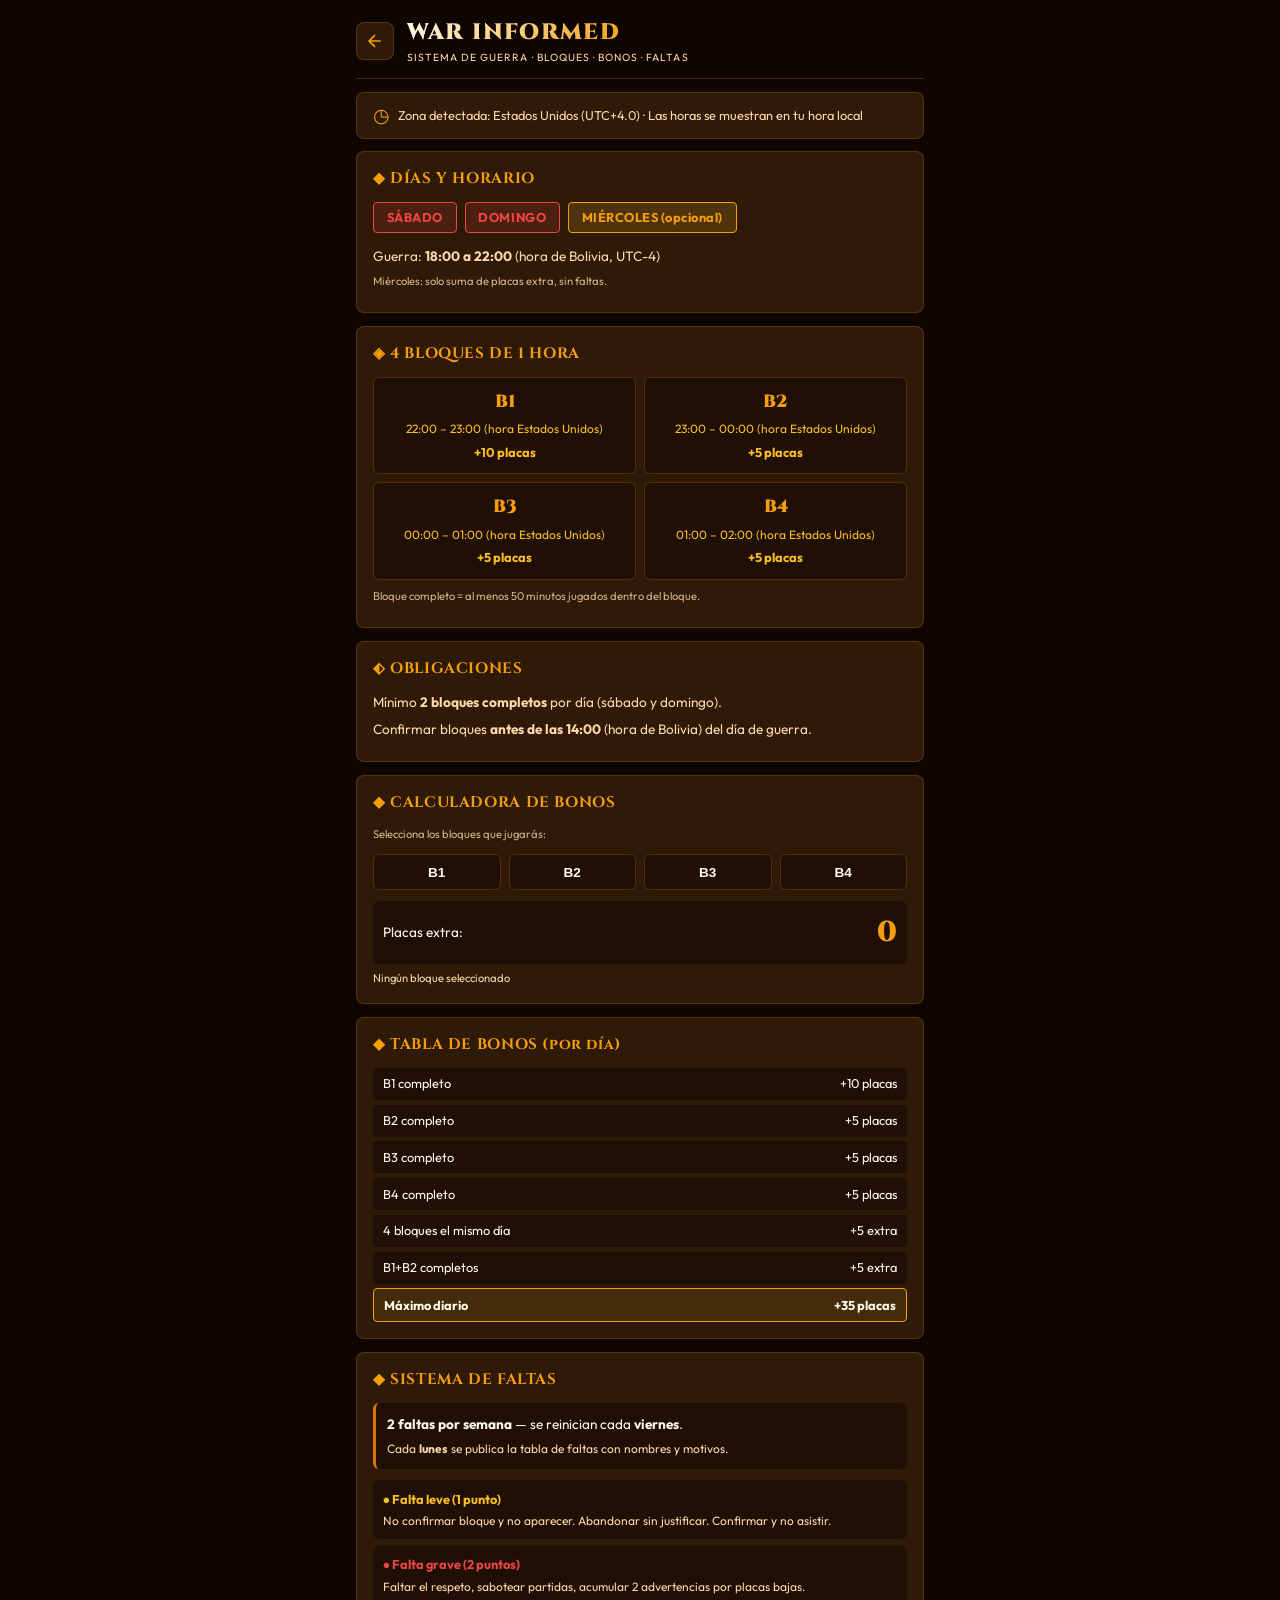
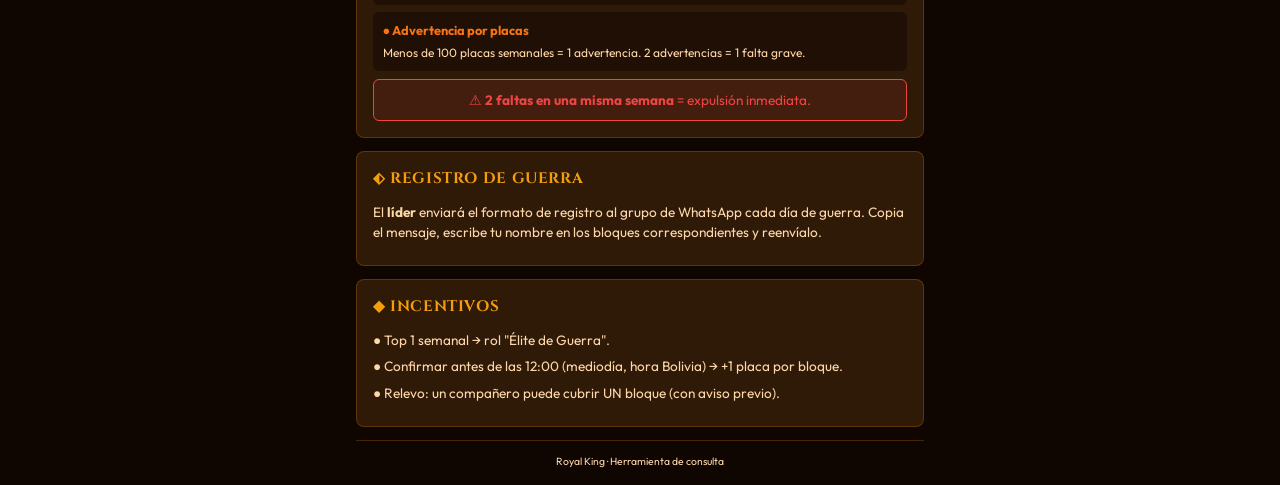
<file: warinformed/index.html>
<!DOCTYPE html>
<html lang="es">
<head>
  <meta charset="UTF-8">
  <meta name="viewport" content="width=device-width, initial-scale=1.0, viewport-fit=cover, maximum-scale=1, user-scalable=no">
  <base href="./">
  <title>WAR INFORMED · Royal King</title>
  <link rel="stylesheet" href="./estilo.css">
  <link rel="preconnect" href="https://fonts.googleapis.com">
  <link rel="preconnect" href="https://fonts.gstatic.com" crossorigin>
  <link href="https://fonts.googleapis.com/css2?family=Cinzel:wght@600;900&family=Outfit:wght@300;400;500;600&display=swap" rel="stylesheet">
</head>
<body>
  <div class="war-container">
    <!-- Header con botón de regreso -->
    <header class="war-header">
      <button class="back-btn" onclick="window.location.href='../'" aria-label="Volver al clan">
        <svg width="20" height="20" viewBox="0 0 24 24" fill="none" stroke="currentColor" stroke-width="2">
          <path d="M19 12H5M12 19l-7-7 7-7"/>
        </svg>
      </button>
      <div class="war-title-section">
        <h1>WAR INFORMED</h1>
        <p>Sistema de Guerra · Bloques · Bonos · Faltas</p>
      </div>
    </header>

    <!-- Zona horaria del usuario -->
    <div class="timezone-banner" id="timezoneBanner">
      <span class="tz-icon">◷</span>
      <span id="timezoneText">Detectando zona horaria...</span>
    </div>

    <!-- Sección 1: Días y Horarios -->
    <section class="info-card">
      <h2 class="card-title">◆ DÍAS Y HORARIO</h2>
      <div class="days-row">
        <span class="day-tag obligatorio">SÁBADO</span>
        <span class="day-tag obligatorio">DOMINGO</span>
        <span class="day-tag opcional">MIÉRCOLES (opcional)</span>
      </div>
      <p class="card-text">Guerra: <strong>18:00 a 22:00</strong> (hora de Bolivia, UTC-4)</p>
      <p class="card-text micro">Miércoles: solo suma de placas extra, sin faltas.</p>
    </section>

    <!-- Sección 2: Bloques horarios -->
    <section class="info-card">
      <h2 class="card-title">◈ 4 BLOQUES DE 1 HORA</h2>
      <div class="bloques-grid" id="bloquesGrid">
        <!-- Se llenará dinámicamente con JS para mostrar solo la hora local -->
      </div>
      <p class="card-text micro">Bloque completo = al menos 50 minutos jugados dentro del bloque.</p>
    </section>

    <!-- Sección 3: Obligaciones -->
    <section class="info-card">
      <h2 class="card-title">⬖ OBLIGACIONES</h2>
      <p class="card-text">Mínimo <strong>2 bloques completos</strong> por día (sábado y domingo).</p>
      <p class="card-text">Confirmar bloques <strong>antes de las 14:00</strong> (hora de Bolivia) del día de guerra.</p>
    </section>

    <!-- Sección 4: Calculadora de Bonos -->
    <section class="info-card">
      <h2 class="card-title">◆ CALCULADORA DE BONOS</h2>
      <p class="card-text micro">Selecciona los bloques que jugarás:</p>
      <div class="calc-row" id="calcBloques">
        <button class="calc-btn" data-block="B1">B1</button>
        <button class="calc-btn" data-block="B2">B2</button>
        <button class="calc-btn" data-block="B3">B3</button>
        <button class="calc-btn" data-block="B4">B4</button>
      </div>
      <div class="calc-result">
        <span>Placas extra:</span>
        <span class="calc-value" id="placasValue">0</span>
      </div>
      <div class="calc-detail" id="calcDetail"></div>
    </section>

    <!-- Sección 5: Bonos -->
    <section class="info-card">
      <h2 class="card-title">◆ TABLA DE BONOS (por día)</h2>
      <div class="bonus-list">
        <div class="bonus-item"><span>B1 completo</span><span>+10 placas</span></div>
        <div class="bonus-item"><span>B2 completo</span><span>+5 placas</span></div>
        <div class="bonus-item"><span>B3 completo</span><span>+5 placas</span></div>
        <div class="bonus-item"><span>B4 completo</span><span>+5 placas</span></div>
        <div class="bonus-item"><span>4 bloques el mismo día</span><span>+5 extra</span></div>
        <div class="bonus-item"><span>B1+B2 completos</span><span>+5 extra</span></div>
        <div class="bonus-item total"><span>Máximo diario</span><span>+35 placas</span></div>
      </div>
    </section>

    <!-- Sección 6: Sistema de Faltas (CORREGIDO) -->
    <section class="info-card">
      <h2 class="card-title">◆ SISTEMA DE FALTAS</h2>
      <div class="falta-box">
        <p class="falta-main"><strong>2 faltas por semana</strong> — se reinician cada <strong>viernes</strong>.</p>
        <p class="falta-sub">Cada <strong>lunes</strong> se publica la tabla de faltas con nombres y motivos.</p>
      </div>
      <div class="falta-item leve">
        <h3>● Falta leve (1 punto)</h3>
        <p>No confirmar bloque y no aparecer. Abandonar sin justificar. Confirmar y no asistir.</p>
      </div>
      <div class="falta-item grave">
        <h3>● Falta grave (2 puntos)</h3>
        <p>Faltar el respeto, sabotear partidas, acumular 2 advertencias por placas bajas.</p>
      </div>
      <div class="falta-item advertencia">
        <h3>● Advertencia por placas</h3>
        <p>Menos de 100 placas semanales = 1 advertencia. 2 advertencias = 1 falta grave.</p>
      </div>
      <div class="expulsion-box">
        <p>⚠ <strong>2 faltas en una misma semana</strong> = expulsión inmediata.</p>
      </div>
    </section>

    <!-- Sección 7: Registro (Aviso) -->
    <section class="info-card">
      <h2 class="card-title">⬖ REGISTRO DE GUERRA</h2>
      <p class="card-text">El <strong>líder</strong> enviará el formato de registro al grupo de WhatsApp cada día de guerra. Copia el mensaje, escribe tu nombre en los bloques correspondientes y reenvíalo.</p>
    </section>

    <!-- Sección 8: Incentivos -->
    <section class="info-card">
      <h2 class="card-title">◆ INCENTIVOS</h2>
      <p class="card-text">● Top 1 semanal → rol "Élite de Guerra".</p>
      <p class="card-text">● Confirmar antes de las 12:00 (mediodía, hora Bolivia) → +1 placa por bloque.</p>
      <p class="card-text">● Relevo: un compañero puede cubrir UN bloque (con aviso previo).</p>
    </section>

    <footer class="war-footer">
      <p>Royal King · Herramienta de consulta</p>
    </footer>
  </div>

  <script src="./warinformed.js"></script>
</body>
</html>
</file>
<file: warinformed/estilo.css>
* {
  margin: 0;
  padding: 0;
  box-sizing: border-box;
}

:root {
  --void: #0f0501;
  --deep: #1f0f04;
  --card: #2f1a08;
  --card2: #40260c;
  --v1: #b45309;
  --v2: #d97706;
  --v3: #f59e0b;
  --v4: #fbbf24;
  --silver: #fffbeb;
  --mist: #fed7aa;
  --gold: #fcd34d;
  --border: rgba(217, 119, 6, 0.28);
  --glow: rgba(180, 83, 9, 0.55);
  --accent-rgb: 251, 191, 36;
}

body {
  background: var(--void);
  font-family: 'Outfit', sans-serif;
  color: var(--silver);
  line-height: 1.5;
  min-height: 100vh;
  -webkit-tap-highlight-color: transparent;
}

.war-container {
  max-width: 600px;
  margin: 0 auto;
  padding: 1rem;
  display: flex;
  flex-direction: column;
  gap: 0.8rem;
}

/* Header */
.war-header {
  display: flex;
  align-items: center;
  gap: 0.8rem;
  padding-bottom: 0.8rem;
  border-bottom: 1px solid var(--border);
}

.back-btn {
  background: var(--card);
  border: 1px solid var(--border);
  border-radius: 8px;
  width: 38px;
  height: 38px;
  display: flex;
  align-items: center;
  justify-content: center;
  color: var(--v3);
  cursor: pointer;
  flex-shrink: 0;
}

.back-btn:hover {
  background: var(--v1);
  color: white;
}

.war-title-section h1 {
  font-family: 'Cinzel', serif;
  font-size: 1.4rem;
  font-weight: 900;
  letter-spacing: 0.06em;
  background: linear-gradient(135deg, var(--silver) 0%, var(--v3) 80%);
  -webkit-background-clip: text;
  background-clip: text;
  color: transparent;
  text-transform: uppercase;
}

.war-title-section p {
  font-size: 0.65rem;
  color: var(--mist);
  letter-spacing: 0.1em;
  text-transform: uppercase;
}

/* Banner de zona horaria */
.timezone-banner {
  background: var(--card);
  border: 1px solid var(--border);
  border-radius: 8px;
  padding: 0.5rem 1rem;
  display: flex;
  align-items: center;
  gap: 0.5rem;
  font-size: 0.8rem;
  color: var(--mist);
}

.tz-icon {
  color: var(--v3);
  font-size: 1.2rem;
}

/* Cards */
.info-card {
  background: var(--card);
  border: 1px solid var(--border);
  border-radius: 8px;
  padding: 1rem;
}

.card-title {
  font-family: 'Cinzel', serif;
  font-size: 0.95rem;
  font-weight: 700;
  color: var(--v3);
  margin-bottom: 0.7rem;
  letter-spacing: 0.04em;
}

.card-text {
  font-size: 0.85rem;
  color: var(--mist);
  margin-bottom: 0.4rem;
}

.card-text.micro {
  font-size: 0.7rem;
  opacity: 0.8;
}

/* Días */
.days-row {
  display: flex;
  gap: 0.5rem;
  margin-bottom: 0.8rem;
  flex-wrap: wrap;
}

.day-tag {
  padding: 0.3rem 0.8rem;
  border-radius: 4px;
  font-weight: 700;
  font-size: 0.8rem;
  letter-spacing: 0.04em;
}

.day-tag.obligatorio {
  background: rgba(239, 68, 68, 0.15);
  border: 1px solid #ef4444;
  color: #ef4444;
}

.day-tag.opcional {
  background: rgba(251, 191, 36, 0.15);
  border: 1px solid var(--v3);
  color: var(--v3);
}

/* Bloques */
.bloques-grid {
  display: grid;
  grid-template-columns: repeat(2, 1fr);
  gap: 0.5rem;
  margin-bottom: 0.5rem;
}

.bloque-card {
  background: var(--deep);
  border: 1px solid var(--border);
  border-radius: 6px;
  padding: 0.7rem;
  text-align: center;
}

.bloque-header {
  font-family: 'Cinzel', serif;
  font-size: 1.1rem;
  font-weight: 900;
  color: var(--v3);
}

.bloque-time-local {
  font-size: 0.75rem;
  color: var(--v4);
  margin: 0.3rem 0;
}

.bloque-bono {
  font-size: 0.8rem;
  font-weight: 700;
  color: var(--v4);
}

/* Calculadora */
.calc-row {
  display: flex;
  gap: 0.5rem;
  margin: 0.7rem 0;
}

.calc-btn {
  flex: 1;
  padding: 0.6rem;
  background: var(--deep);
  border: 1px solid var(--border);
  border-radius: 6px;
  color: var(--silver);
  font-weight: 700;
  font-size: 0.85rem;
  cursor: pointer;
}

.calc-btn.active {
  background: var(--v2);
  color: white;
  border-color: var(--v3);
}

.calc-result {
  display: flex;
  justify-content: space-between;
  align-items: center;
  padding: 0.6rem;
  background: var(--deep);
  border-radius: 6px;
  font-size: 0.85rem;
}

.calc-value {
  font-family: 'Cinzel', serif;
  font-size: 1.8rem;
  font-weight: 900;
  color: var(--v3);
}

.calc-detail {
  font-size: 0.7rem;
  color: var(--mist);
  margin-top: 0.4rem;
}

/* Bonos */
.bonus-list {
  display: flex;
  flex-direction: column;
  gap: 0.3rem;
}

.bonus-item {
  display: flex;
  justify-content: space-between;
  padding: 0.4rem 0.6rem;
  background: var(--deep);
  border-radius: 4px;
  font-size: 0.8rem;
}

.bonus-item.total {
  background: rgba(251, 191, 36, 0.1);
  border: 1px solid var(--v3);
  font-weight: 700;
}

/* Faltas */
.falta-box {
  background: var(--deep);
  border-radius: 6px;
  padding: 0.7rem;
  margin-bottom: 0.7rem;
  border-left: 3px solid var(--v2);
}

.falta-main {
  font-size: 0.85rem;
  color: var(--silver);
}

.falta-sub {
  font-size: 0.75rem;
  color: var(--mist);
  margin-top: 0.3rem;
}

.falta-item {
  padding: 0.6rem;
  border-radius: 6px;
  margin-bottom: 0.4rem;
  background: var(--deep);
}

.falta-item h3 {
  font-size: 0.8rem;
  margin-bottom: 0.2rem;
}

.falta-item p {
  font-size: 0.75rem;
  color: var(--mist);
}

.falta-item.leve h3 { color: #fbbf24; }
.falta-item.grave h3 { color: #ef4444; }
.falta-item.advertencia h3 { color: #f97316; }

.expulsion-box {
  background: rgba(239, 68, 68, 0.1);
  border: 1px solid #ef4444;
  border-radius: 6px;
  padding: 0.6rem;
  text-align: center;
  margin-top: 0.5rem;
  font-size: 0.85rem;
  color: #ef4444;
}

/* Footer */
.war-footer {
  text-align: center;
  font-size: 0.65rem;
  color: var(--mist);
  border-top: 1px solid var(--border);
  padding-top: 0.8rem;
}

@media (max-width: 400px) {
  .war-title-section h1 { font-size: 1.2rem; }
  .bloques-grid { grid-template-columns: 1fr; }
}
</file>
